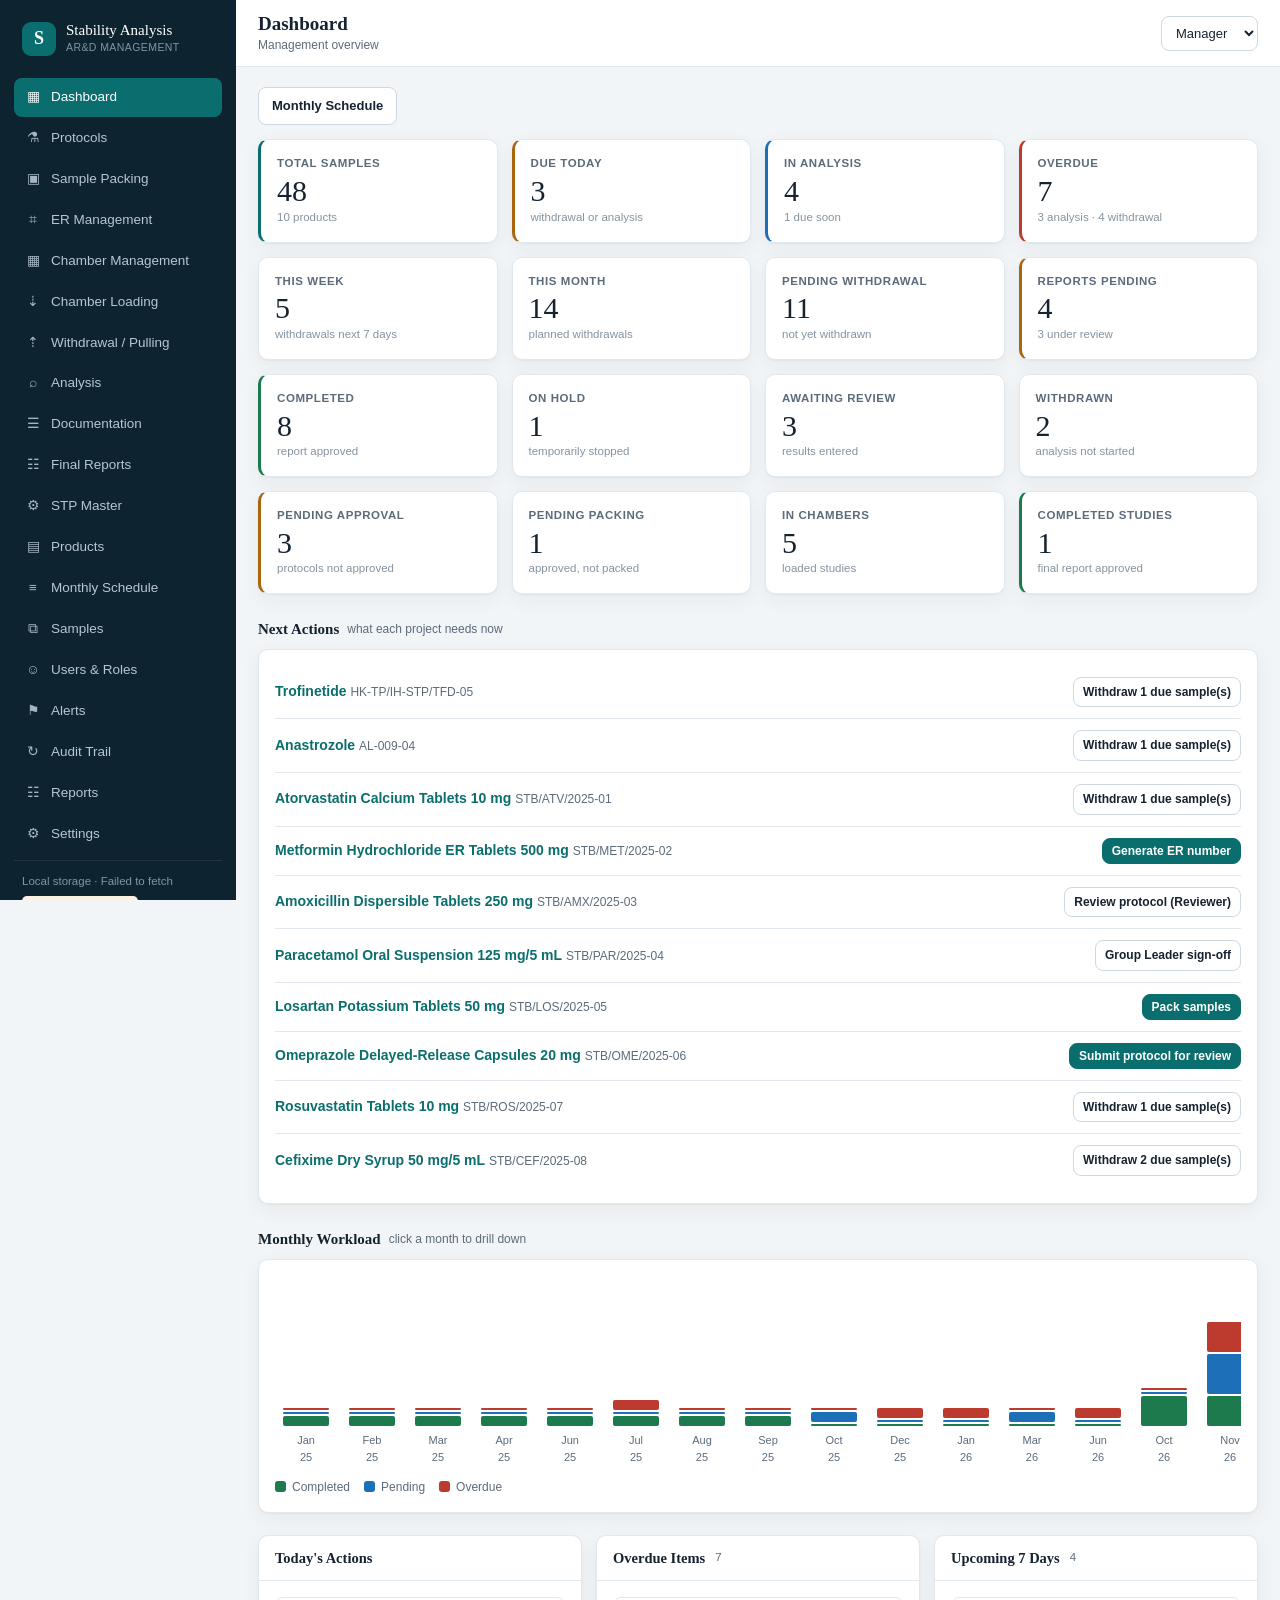
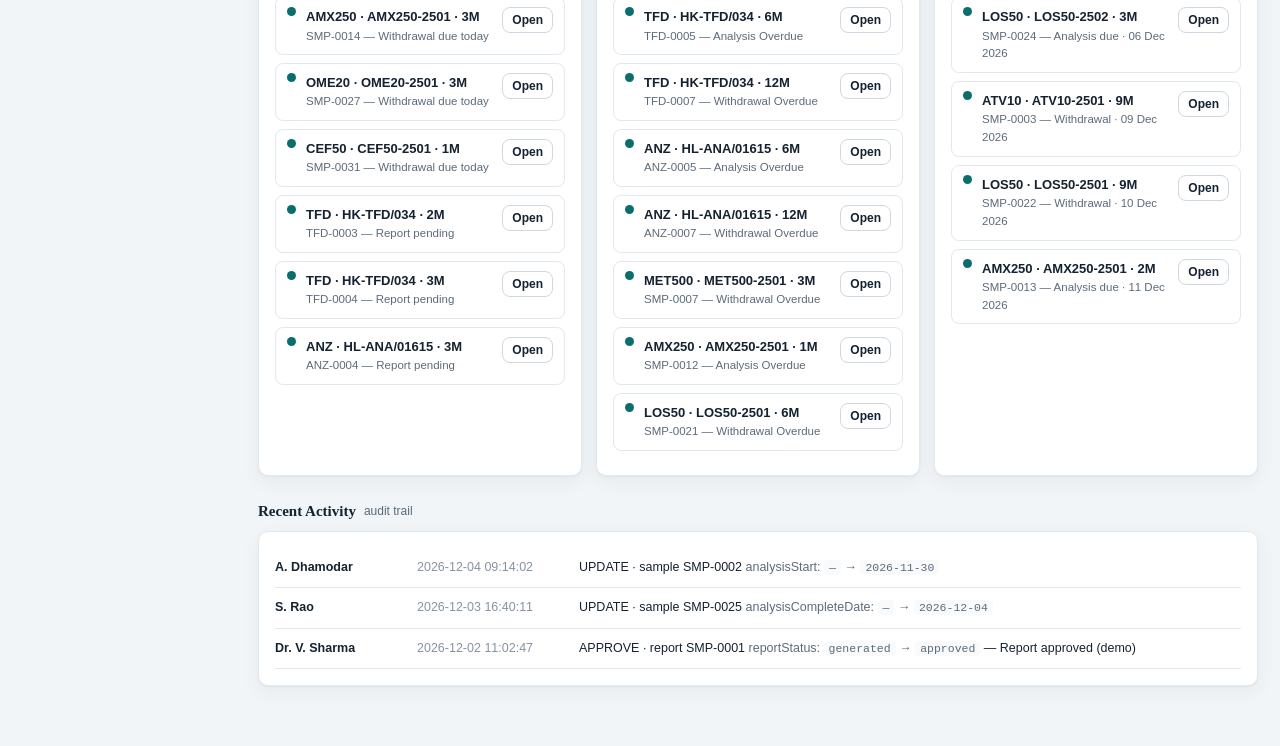
<file: index.html>
﻿<!doctype html>
<html lang="en">
<head>
  <meta charset="utf-8" />
  <meta name="viewport" content="width=device-width, initial-scale=1" />
  <title>Stability Analysis Management Dashboard</title>
  <link rel="stylesheet" href="styles.css?v=21oct26ws35" />
</head>
<body>
  <div class="app">
    <aside class="sidebar">
      <div class="brand">
        <div class="mark">S</div>
        <div>
          <div class="t">Stability Analysis</div>
          <div class="s">AR&amp;D Management</div>
        </div>
      </div>
      <nav class="nav" id="nav"></nav>
      <div class="side-foot">
        <div id="backendNote">Local demo store</div>
        <span class="demo-flag">DEMO DATA - ws35</span>
      </div>
    </aside>

    <div class="main">
      <header class="topbar">
        <div>
          <h1 id="pageTitle">Dashboard</h1>
          <div class="sub" id="pageSub">Stability Analysis Management</div>
        </div>
        <div class="spacer"></div>
        <div class="searchbox" id="globalSearchWrap">
          <input class="input" id="globalSearch" type="search" placeholder="Search product, code, batch, protocol, sample ID..." autocomplete="off" />
        </div>
        <select class="select" id="roleSelect" style="width:auto" title="Signed-in role">
          <option>Manager</option>
          <option>Analyst</option>
          <option>Reviewer</option>
          <option>Admin</option>
        </select>
        <button class="btn small" id="signOutBtn" style="display:none;margin-left:8px">Sign out</button>
      </header>
      <main class="content" id="view"></main>
    </div>
  </div>

  <div id="overlayRoot"></div>

  <div id="docOverlay" class="doc-overlay" style="display:none">
    <div class="doc-overlay-bar">
      <button class="btn" data-act="doc-back">&larr; Back to worksheet</button>
      <div class="doc-overlay-title" id="docOverlayTitle"></div>
      <button class="btn small" data-act="doc-back">Close</button>
    </div>
    <div class="doc-overlay-body" id="docOverlayBody"></div>
  </div>

  <script src="sd-config.js?v=21oct26ws35"></script>
  <script src="js/core.js?v=21oct26ws35"></script>
  <script src="js/data.js?v=21oct26ws35"></script>
  <script src="js/xlsx.js?v=21oct26ws35"></script>
  <script src="js/db.js?v=21oct26ws35"></script>
  <script src="js/auth.js?v=21oct26ws35"></script>
  <script src="js/app.js?v=21oct26ws35"></script>
</body>
</html>
</file>
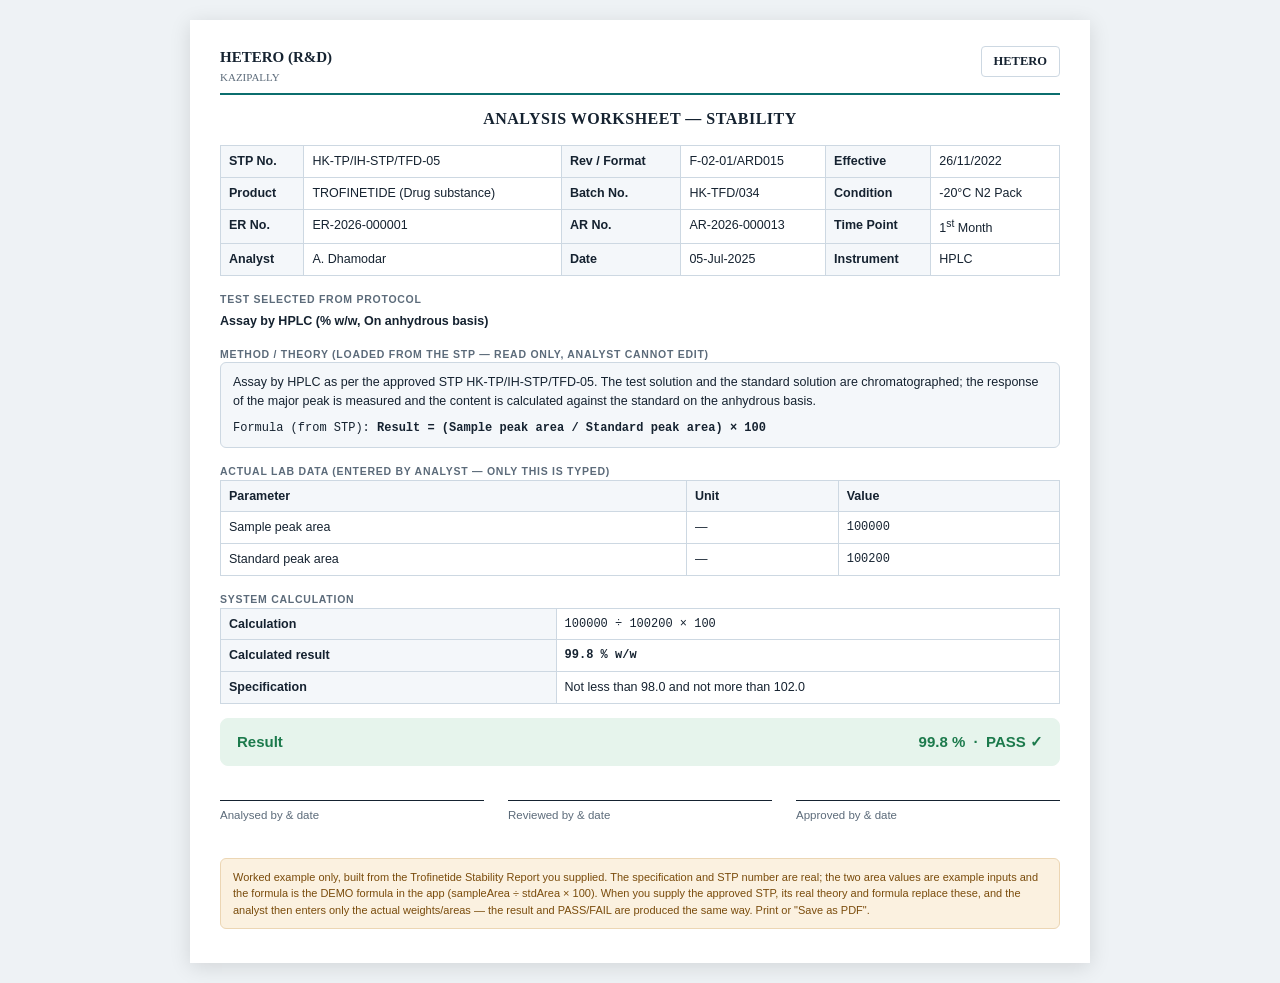
<file: reports/EXAMPLE-analysis-worksheet-trofinetide-assay.html>
<!doctype html>
<html lang="en">
<head>
<meta charset="utf-8" />
<meta name="viewport" content="width=device-width, initial-scale=1" />
<title>Analysis Worksheet (example) — Trofinetide Assay</title>
<style>
  :root { --ink:#152230; --muted:#5c6b7a; --line:#cdd8e2; --soft:#f4f7fa; --accent:#0b6e6e; --success:#1c7a4c; --success-soft:#e6f4ec; }
  * { box-sizing: border-box; }
  body { margin:0; background:#eef2f5; color:var(--ink); font-family:"Segoe UI",Arial,sans-serif; font-size:12.5px; line-height:1.5; }
  .sheet { width: 900px; max-width: 100%; margin: 20px auto; background:#fff; padding: 26px 30px 34px; box-shadow: 0 4px 20px rgba(0,0,0,.12); }
  .top { display:flex; justify-content:space-between; align-items:flex-start; border-bottom:2px solid var(--accent); padding-bottom:8px; }
  .top .org { font-family:Georgia,serif; font-size:15px; font-weight:700; }
  .top .org small { display:block; font-weight:400; font-size:11px; color:var(--muted); font-family:inherit; }
  .logo { border:1px solid var(--line); border-radius:4px; padding:5px 12px; font-family:Georgia,serif; font-weight:700; }
  h1 { text-align:center; font-family:Georgia,serif; font-size:16px; letter-spacing:.5px; margin:12px 0 14px; }
  table { width:100%; border-collapse:collapse; }
  th,td { border:1px solid var(--line); padding:6px 8px; vertical-align:top; text-align:left; }
  th { background:var(--soft); font-weight:600; }
  .eyebrow { font-size:10.5px; letter-spacing:.07em; text-transform:uppercase; color:var(--muted); font-weight:700; }
  .block { margin-top:16px; }
  .theory { background:var(--soft); border:1px solid var(--line); border-radius:6px; padding:10px 12px; }
  .calc { font-family:ui-monospace,Consolas,monospace; font-size:12px; }
  .result { margin-top:14px; border:1px solid var(--success-soft); background:var(--success-soft); color:var(--success); border-radius:8px; padding:12px 16px; font-weight:700; font-size:15px; display:flex; justify-content:space-between; align-items:center; }
  .sign { display:grid; grid-template-columns:1fr 1fr 1fr; gap:24px; margin-top:34px; }
  .sign div { border-top:1px solid var(--ink); padding-top:6px; font-size:11.5px; color:var(--muted); }
  .note { margin-top:16px; background:#fbf1e0; border:1px solid #ecd6b4; color:#7a4c0c; padding:10px 12px; border-radius:6px; font-size:11px; }
  @media print { body{background:#fff} .sheet{box-shadow:none;margin:0;width:auto;padding:0} .note{display:none} @page{size:A4;margin:14mm} }
</style>
</head>
<body>
<div class="sheet">
  <div class="top">
    <div class="org">HETERO (R&amp;D)<br><small>KAZIPALLY</small></div>
    <div class="logo">HETERO</div>
  </div>
  <h1>ANALYSIS WORKSHEET — STABILITY</h1>

  <table>
    <tbody>
      <tr><th>STP No.</th><td>HK-TP/IH-STP/TFD-05</td><th>Rev / Format</th><td>F-02-01/ARD015</td><th>Effective</th><td>26/11/2022</td></tr>
      <tr><th>Product</th><td>TROFINETIDE (Drug substance)</td><th>Batch No.</th><td>HK-TFD/034</td><th>Condition</th><td>-20&deg;C N2 Pack</td></tr>
      <tr><th>ER No.</th><td>ER-2026-000001</td><th>AR No.</th><td>AR-2026-000013</td><th>Time Point</th><td>1<sup>st</sup> Month</td></tr>
      <tr><th>Analyst</th><td>A. Dhamodar</td><th>Date</th><td>05-Jul-2025</td><th>Instrument</th><td>HPLC</td></tr>
    </tbody>
  </table>

  <div class="block">
    <div class="eyebrow">Test selected from protocol</div>
    <div style="font-weight:700;margin-top:4px">Assay by HPLC (% w/w, On anhydrous basis)</div>
  </div>

  <div class="block">
    <div class="eyebrow">Method / theory (loaded from the STP — read only, analyst cannot edit)</div>
    <div class="theory">
      Assay by HPLC as per the approved STP HK-TP/IH-STP/TFD-05. The test solution and the standard
      solution are chromatographed; the response of the major peak is measured and the content is
      calculated against the standard on the anhydrous basis.
      <div class="calc" style="margin-top:8px">Formula (from STP): <strong>Result = (Sample peak area / Standard peak area) &times; 100</strong></div>
    </div>
  </div>

  <div class="block">
    <div class="eyebrow">Actual lab data (entered by analyst — only this is typed)</div>
    <table>
      <thead><tr><th>Parameter</th><th>Unit</th><th>Value</th></tr></thead>
      <tbody>
        <tr><td>Sample peak area</td><td>—</td><td class="calc">100000</td></tr>
        <tr><td>Standard peak area</td><td>—</td><td class="calc">100200</td></tr>
      </tbody>
    </table>
  </div>

  <div class="block">
    <div class="eyebrow">System calculation</div>
    <table>
      <tbody>
        <tr><th style="width:40%">Calculation</th><td class="calc">100000 &divide; 100200 &times; 100</td></tr>
        <tr><th>Calculated result</th><td class="calc"><strong>99.8 % w/w</strong></td></tr>
        <tr><th>Specification</th><td>Not less than 98.0 and not more than 102.0</td></tr>
      </tbody>
    </table>
  </div>

  <div class="result"><span>Result</span><span>99.8 % &nbsp;·&nbsp; PASS ✓</span></div>

  <div class="sign">
    <div>Analysed by &amp; date<br>&nbsp;</div>
    <div>Reviewed by &amp; date<br>&nbsp;</div>
    <div>Approved by &amp; date<br>&nbsp;</div>
  </div>

  <div class="note">
    Worked example only, built from the Trofinetide Stability Report you supplied. The specification and
    STP number are real; the two area values are example inputs and the formula is the DEMO formula in
    the app (sampleArea &#247; stdArea &times; 100). When you supply the approved STP, its real theory and
    formula replace these, and the analyst then enters only the actual weights/areas — the result and
    PASS/FAIL are produced the same way. Print or "Save as PDF".
  </div>
</div>
</body>
</html>
</file>
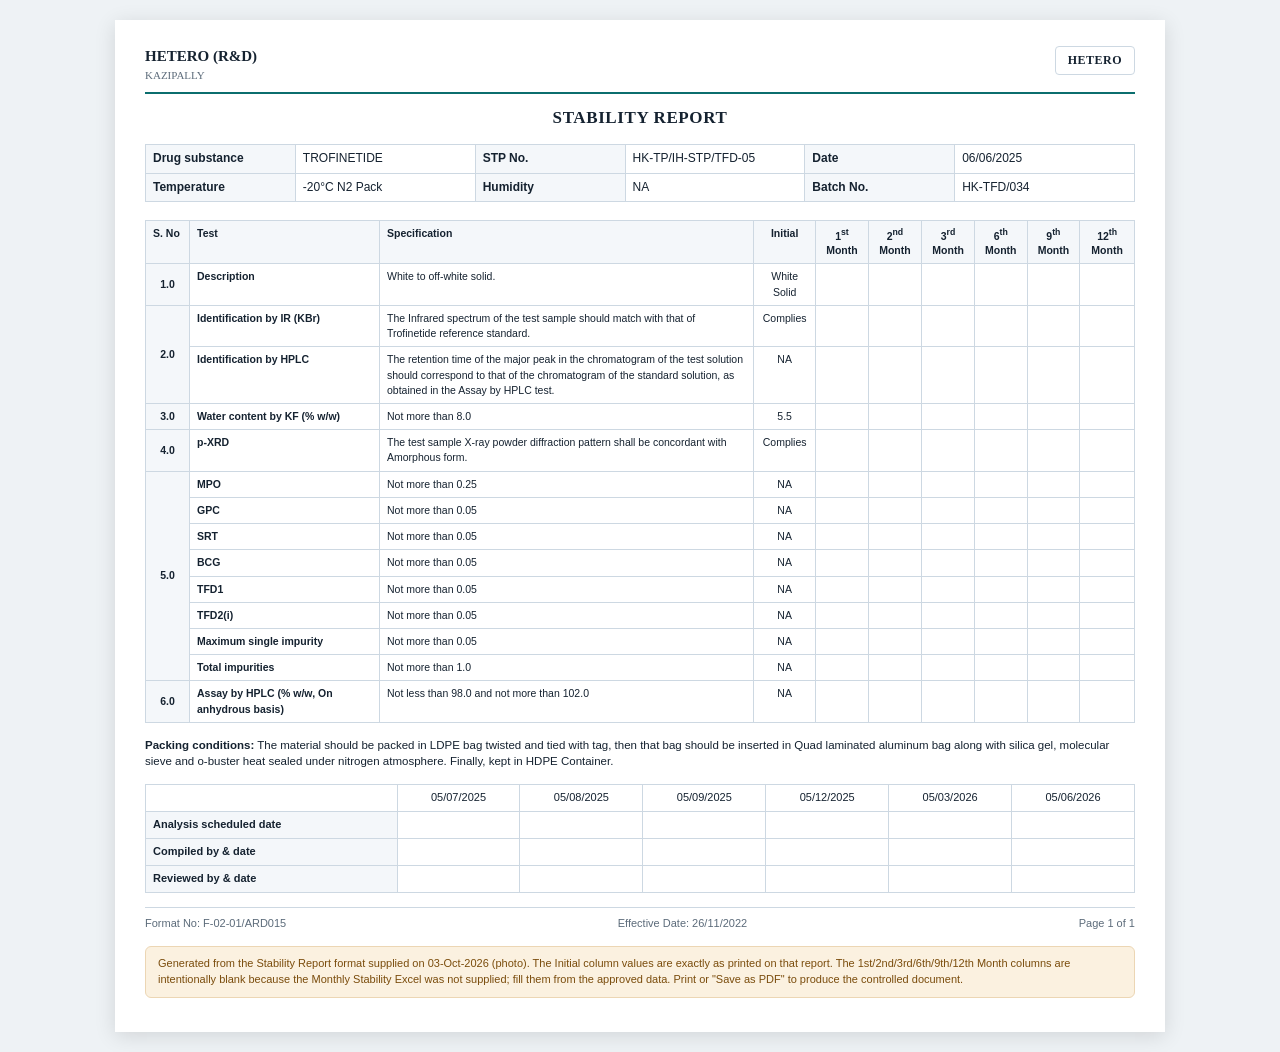
<file: reports/TROFINETIDE-stability-report.html>
<!doctype html>
<html lang="en">
<head>
<meta charset="utf-8" />
<meta name="viewport" content="width=device-width, initial-scale=1" />
<title>Stability Report — Trofinetide (HK-TFD/034)</title>
<style>
  :root { --ink:#152230; --muted:#5c6b7a; --line:#cdd8e2; --soft:#f4f7fa; --accent:#0b6e6e; }
  * { box-sizing: border-box; }
  body { margin: 0; background:#eef2f5; color: var(--ink); font-family: "Segoe UI", Arial, sans-serif; font-size: 12px; line-height: 1.45; }
  .sheet { width: 1050px; max-width: 100%; margin: 20px auto; background:#fff; padding: 26px 30px 34px; box-shadow: 0 4px 20px rgba(0,0,0,.12); }
  .top { display:flex; justify-content:space-between; align-items:flex-start; border-bottom:2px solid var(--accent); padding-bottom:8px; }
  .top .org { font-family: Georgia, serif; font-size: 15px; font-weight: 700; }
  .top .org small { display:block; font-weight:400; font-size:11px; color:var(--muted); font-family: inherit; }
  .logo { border:1px solid var(--line); border-radius:4px; padding:5px 12px; font-family: Georgia, serif; font-weight:700; letter-spacing:.5px; }
  h1 { text-align:center; font-family: Georgia, serif; font-size: 17px; letter-spacing:.6px; margin: 12px 0 14px; }
  table { width:100%; border-collapse: collapse; }
  th, td { border:1px solid var(--line); padding: 5px 7px; vertical-align: top; }
  th { background: var(--soft); text-align:left; font-weight:600; }
  .fields th { width: 15%; }
  .fields td { width: 18%; }
  .num { text-align:center; }
  .sno { text-align:center; vertical-align: middle; background: var(--soft); font-weight:700; width: 44px; }
  .test { font-weight:600; }
  .pack { margin: 14px 0; font-size: 11.5px; }
  .sched td, .sched th { text-align:center; font-size: 11px; }
  .sched th { text-align:left; background:var(--soft); white-space:nowrap; }
  .foot { display:flex; justify-content:space-between; margin-top: 14px; padding-top: 8px; border-top:1px solid var(--line); color: var(--muted); font-size: 11px; }
  .note { margin-top: 14px; background:#fbf1e0; border:1px solid #ecd6b4; color:#7a4c0c; padding:9px 12px; border-radius:6px; font-size:11px; }
  .cols { font-size: 10.5px; }
  @media print {
    body { background:#fff; }
    .sheet { box-shadow:none; width:auto; margin:0; padding:0; }
    .note { display:none; }
    @page { size: A4 landscape; margin: 12mm; }
  }
</style>
</head>
<body>
<div class="sheet">
  <div class="top">
    <div class="org">HETERO (R&amp;D)<br><small>KAZIPALLY</small></div>
    <div class="logo">HETERO</div>
  </div>
  <h1>STABILITY REPORT</h1>

  <table class="fields">
    <tbody>
      <tr><th>Drug substance</th><td>TROFINETIDE</td><th>STP No.</th><td>HK-TP/IH-STP/TFD-05</td><th>Date</th><td>06/06/2025</td></tr>
      <tr><th>Temperature</th><td>-20&deg;C N2 Pack</td><th>Humidity</th><td>NA</td><th>Batch No.</th><td>HK-TFD/034</td></tr>
    </tbody>
  </table>

  <br>
  <table class="cols">
    <thead>
      <tr>
        <th style="width:44px">S. No</th>
        <th style="width:190px">Test</th>
        <th>Specification</th>
        <th class="num">Initial</th>
        <th class="num">1<sup>st</sup> Month</th>
        <th class="num">2<sup>nd</sup> Month</th>
        <th class="num">3<sup>rd</sup> Month</th>
        <th class="num">6<sup>th</sup> Month</th>
        <th class="num">9<sup>th</sup> Month</th>
        <th class="num">12<sup>th</sup> Month</th>
      </tr>
    </thead>
    <tbody>
      <tr><td class="sno">1.0</td><td class="test">Description</td><td>White to off-white solid.</td><td class="num">White Solid</td><td></td><td></td><td></td><td></td><td></td><td></td></tr>
      <tr><td class="sno" rowspan="2">2.0</td><td class="test">Identification by IR (KBr)</td><td>The Infrared spectrum of the test sample should match with that of Trofinetide reference standard.</td><td class="num">Complies</td><td></td><td></td><td></td><td></td><td></td><td></td></tr>
      <tr><td class="test">Identification by HPLC</td><td>The retention time of the major peak in the chromatogram of the test solution should correspond to that of the chromatogram of the standard solution, as obtained in the Assay by HPLC test.</td><td class="num">NA</td><td></td><td></td><td></td><td></td><td></td><td></td></tr>
      <tr><td class="sno">3.0</td><td class="test">Water content by KF (% w/w)</td><td>Not more than 8.0</td><td class="num">5.5</td><td></td><td></td><td></td><td></td><td></td><td></td></tr>
      <tr><td class="sno">4.0</td><td class="test">p-XRD</td><td>The test sample X-ray powder diffraction pattern shall be concordant with Amorphous form.</td><td class="num">Complies</td><td></td><td></td><td></td><td></td><td></td><td></td></tr>
      <tr><td class="sno" rowspan="8">5.0</td><td class="test">MPO</td><td>Not more than 0.25</td><td class="num">NA</td><td></td><td></td><td></td><td></td><td></td><td></td></tr>
      <tr><td class="test">GPC</td><td>Not more than 0.05</td><td class="num">NA</td><td></td><td></td><td></td><td></td><td></td><td></td></tr>
      <tr><td class="test">SRT</td><td>Not more than 0.05</td><td class="num">NA</td><td></td><td></td><td></td><td></td><td></td><td></td></tr>
      <tr><td class="test">BCG</td><td>Not more than 0.05</td><td class="num">NA</td><td></td><td></td><td></td><td></td><td></td><td></td></tr>
      <tr><td class="test">TFD1</td><td>Not more than 0.05</td><td class="num">NA</td><td></td><td></td><td></td><td></td><td></td><td></td></tr>
      <tr><td class="test">TFD2(i)</td><td>Not more than 0.05</td><td class="num">NA</td><td></td><td></td><td></td><td></td><td></td><td></td></tr>
      <tr><td class="test">Maximum single impurity</td><td>Not more than 0.05</td><td class="num">NA</td><td></td><td></td><td></td><td></td><td></td><td></td></tr>
      <tr><td class="test">Total impurities</td><td>Not more than 1.0</td><td class="num">NA</td><td></td><td></td><td></td><td></td><td></td><td></td></tr>
      <tr><td class="sno">6.0</td><td class="test">Assay by HPLC (% w/w, On anhydrous basis)</td><td>Not less than 98.0 and not more than 102.0</td><td class="num">NA</td><td></td><td></td><td></td><td></td><td></td><td></td></tr>
    </tbody>
  </table>

  <p class="pack"><strong>Packing conditions:</strong> The material should be packed in LDPE bag twisted and tied with tag, then that bag should be inserted in Quad laminated aluminum bag along with silica gel, molecular sieve and o-buster heat sealed under nitrogen atmosphere. Finally, kept in HDPE Container.</p>

  <table class="sched">
    <thead>
      <tr><td></td><td>05/07/2025</td><td>05/08/2025</td><td>05/09/2025</td><td>05/12/2025</td><td>05/03/2026</td><td>05/06/2026</td></tr>
    </thead>
    <tbody>
      <tr><th>Analysis scheduled date</th><td></td><td></td><td></td><td></td><td></td><td></td></tr>
      <tr><th>Compiled by &amp; date</th><td></td><td></td><td></td><td></td><td></td><td></td></tr>
      <tr><th>Reviewed by &amp; date</th><td></td><td></td><td></td><td></td><td></td><td></td></tr>
    </tbody>
  </table>

  <div class="foot">
    <span>Format No: F-02-01/ARD015</span>
    <span>Effective Date: 26/11/2022</span>
    <span>Page 1 of 1</span>
  </div>

  <div class="note">
    Generated from the Stability Report format supplied on 03-Oct-2026 (photo). The Initial column values
    are exactly as printed on that report. The 1st/2nd/3rd/6th/9th/12th Month columns are intentionally
    blank because the Monthly Stability Excel was not supplied; fill them from the approved data.
    Print or "Save as PDF" to produce the controlled document.
  </div>
</div>
</body>
</html>
</file>
<file: styles.css>
/* Stability Analysis Management Dashboard
 * Single design direction (no brand kit supplied): light neutral ground,
 * dark ink, one teal accent used sparingly, serif headings over sans body. */
:root {
  --bg: #f2f5f8;
  --surface: #ffffff;
  --surface-2: #f8fafc;
  --ink: #152230;
  --muted: #5c6b7a;
  --faint: #8593a1;
  --line: #e1e8ef;
  --line-strong: #cdd8e2;
  --accent: #0b6e6e;
  --accent-ink: #084f4f;
  --accent-soft: #e5f2f1;
  --info: #1d6fb8; --info-soft: #e7f1fa;
  --warn: #a9660f; --warn-soft: #fbf1e0;
  --danger: #bd3b2e; --danger-soft: #fbeae7;
  --success: #1c7a4c; --success-soft: #e6f4ec;
  --purple: #6347a8; --purple-soft: #efeaf9;
  --muted-tone: #5c6b7a; --muted-soft: #eef1f4;
  --radius: 10px;
  --shadow: 0 1px 2px rgba(21, 34, 48, .05), 0 6px 20px rgba(21, 34, 48, .05);
  --serif: Georgia, "Times New Roman", serif;
  --sans: -apple-system, BlinkMacSystemFont, "Segoe UI", Roboto, Helvetica, Arial, sans-serif;
}
* { box-sizing: border-box; }
html, body { margin: 0; padding: 0; }
body {
  background: var(--bg); color: var(--ink);
  font-family: var(--sans); font-size: 14px; line-height: 1.55;
  -webkit-font-smoothing: antialiased;
}
h1, h2, h3, h4 { font-family: var(--serif); font-weight: 700; margin: 0; line-height: 1.25; }
a { color: var(--accent); text-decoration: none; }
a:hover { text-decoration: underline; }
button { font-family: inherit; }

/* ---------- Layout ---------- */
.app { display: grid; grid-template-columns: 236px 1fr; min-height: 100vh; }
.sidebar {
  background: #0e2330; color: #cdd8e2; padding: 18px 14px; position: sticky; top: 0; height: 100vh;
  display: flex; flex-direction: column; gap: 6px; overflow-y: auto;
}
.brand { display: flex; align-items: center; gap: 10px; padding: 4px 8px 16px; }
.brand .mark {
  width: 34px; height: 34px; border-radius: 9px; background: var(--accent);
  display: grid; place-items: center; color: #fff; font-weight: 800; font-family: var(--serif); font-size: 18px; flex: none;
}
.brand .t { font-family: var(--serif); color: #fff; font-size: 15px; line-height: 1.15; }
.brand .s { font-size: 10.5px; color: #7f95a5; letter-spacing: .04em; text-transform: uppercase; }
.nav { display: flex; flex-direction: column; gap: 2px; }
.nav a {
  color: #b6c6d2; padding: 9px 11px; border-radius: 8px; font-size: 13.5px; display: flex; align-items: center; gap: 10px;
}
.nav a:hover { background: rgba(255,255,255,.06); text-decoration: none; color: #fff; }
.nav a.active { background: var(--accent); color: #fff; }
.nav .ico { width: 16px; text-align: center; opacity: .9; }
.side-foot { margin-top: auto; padding: 12px 8px 4px; font-size: 11.5px; color: #7f95a5; border-top: 1px solid rgba(255,255,255,.08); }
.demo-flag { display: inline-block; margin-top: 6px; background: var(--warn-soft); color: var(--warn); border-radius: 5px; padding: 2px 7px; font-size: 10.5px; font-weight: 700; letter-spacing: .03em; }

.main { min-width: 0; display: flex; flex-direction: column; }
.topbar {
  background: var(--surface); border-bottom: 1px solid var(--line); padding: 12px 22px;
  display: flex; align-items: center; gap: 14px; position: sticky; top: 0; z-index: 20; flex-wrap: wrap;
}
.topbar h1 { font-size: 19px; }
.topbar .sub { color: var(--muted); font-size: 12px; }
.topbar .spacer { flex: 1; }
.searchbox { position: relative; }
.searchbox input { width: 260px; max-width: 42vw; }
.content { padding: 20px 22px 60px; max-width: 1440px; width: 100%; margin: 0 auto; }
.section-title { font-size: 15px; margin: 26px 0 10px; display: flex; align-items: center; gap: 8px; }
.section-title .hint { font-family: var(--sans); font-weight: 400; font-size: 12px; color: var(--muted); }

/* ---------- Controls ---------- */
.input, .select, textarea {
  font-family: inherit; font-size: 13px; color: var(--ink); background: var(--surface);
  border: 1px solid var(--line-strong); border-radius: 8px; padding: 8px 10px; width: 100%;
}
.input:focus, .select:focus, textarea:focus { outline: 2px solid var(--accent-soft); border-color: var(--accent); }
label.fld { display: block; font-size: 12px; color: var(--muted); margin-bottom: 4px; font-weight: 600; }
.btn {
  font-size: 13px; font-weight: 600; border: 1px solid var(--line-strong); background: var(--surface); color: var(--ink);
  padding: 8px 13px; border-radius: 8px; cursor: pointer; white-space: nowrap;
}
.btn:hover { background: var(--surface-2); }
.btn.primary { background: var(--accent); border-color: var(--accent); color: #fff; }
.btn.primary:hover { background: var(--accent-ink); }
.btn.ghost { border-color: transparent; background: transparent; color: var(--accent); }
.btn.small { padding: 5px 9px; font-size: 12px; }
.btn.danger { color: var(--danger); border-color: var(--danger-soft); }
.btn:disabled { opacity: .5; cursor: not-allowed; }
.toolbar { display: flex; gap: 10px; flex-wrap: wrap; align-items: flex-end; margin-bottom: 14px; }
.toolbar .grow { flex: 1; }
.linkish { background: none; border: none; color: var(--accent); cursor: pointer; padding: 0; font-size: 13px; }
.linkish:hover { text-decoration: underline; }

/* ---------- Cards / KPIs ---------- */
.card { background: var(--surface); border: 1px solid var(--line); border-radius: var(--radius); box-shadow: var(--shadow); }
.card .card-h { padding: 13px 16px; border-bottom: 1px solid var(--line); display: flex; align-items: center; gap: 10px; }
.card .card-h h3 { font-size: 14.5px; }
.card .card-h .hint { font-family: var(--sans); font-weight: 400; font-size: 11.5px; color: var(--muted); }
.card .card-b { padding: 16px; }
.kpis { display: grid; grid-template-columns: repeat(4, 1fr); gap: 14px; }
.kpi { padding: 15px 16px; display: flex; flex-direction: column; gap: 2px; position: relative; overflow: hidden; }
.kpi .lbl { font-size: 11.5px; text-transform: uppercase; letter-spacing: .05em; color: var(--muted); font-weight: 700; }
.kpi .val { font-family: var(--serif); font-size: 30px; line-height: 1.05; }
.kpi .note { font-size: 11.5px; color: var(--faint); }
.kpi.accent { border-left: 3px solid var(--accent); }
.kpi.warn { border-left: 3px solid var(--warn); }
.kpi.danger { border-left: 3px solid var(--danger); }
.kpi.info { border-left: 3px solid var(--info); }
.kpi.success { border-left: 3px solid var(--success); }

/* ---------- Badges ---------- */
.badge { display: inline-flex; align-items: center; gap: 5px; font-size: 11.5px; font-weight: 700; padding: 3px 9px; border-radius: 999px; white-space: nowrap; }
.badge .dot { width: 7px; height: 7px; border-radius: 50%; background: currentColor; }
.tone-muted { background: var(--muted-soft); color: var(--muted-tone); }
.tone-info { background: var(--info-soft); color: var(--info); }
.tone-warn { background: var(--warn-soft); color: var(--warn); }
.tone-danger { background: var(--danger-soft); color: var(--danger); }
.tone-success { background: var(--success-soft); color: var(--success); }
.tone-purple { background: var(--purple-soft); color: var(--purple); }
.pill { font-size: 11px; color: var(--muted); background: var(--surface-2); border: 1px solid var(--line); border-radius: 5px; padding: 1px 7px; }

/* ---------- Tables ---------- */
.table-wrap { overflow-x: auto; }
table.data { width: 100%; border-collapse: collapse; font-size: 13px; }
table.data th {
  text-align: left; font-size: 11px; text-transform: uppercase; letter-spacing: .04em; color: var(--muted);
  padding: 9px 12px; border-bottom: 1px solid var(--line-strong); background: var(--surface-2); white-space: nowrap; position: sticky; top: 0;
}
table.data td { padding: 9px 12px; border-bottom: 1px solid var(--line); vertical-align: middle; white-space: nowrap; }
table.data tr:hover td { background: var(--surface-2); }
table.data td.wrap { white-space: normal; min-width: 180px; }
.num { font-variant-numeric: tabular-nums; }
.empty { padding: 40px 16px; text-align: center; color: var(--muted); }
.empty .big { font-family: var(--serif); font-size: 17px; color: var(--ink); margin-bottom: 4px; }

/* ---------- Workload chart ---------- */
.bars { display: flex; gap: 12px; align-items: flex-end; height: 190px; padding: 8px 4px 0; overflow-x: auto; }
.bars .bcol { flex: 1; min-width: 54px; display: flex; flex-direction: column; align-items: center; gap: 6px; }
.bars .stack { width: 100%; max-width: 46px; display: flex; flex-direction: column; justify-content: flex-end; height: 150px; gap: 2px; }
.bars .seg { border-radius: 2px; min-height: 2px; }
.bars .seg.done { background: var(--success); }
.bars .seg.pending { background: var(--info); }
.bars .seg.overdue { background: var(--danger); }
.bars .mlabel { font-size: 11px; color: var(--muted); text-align: center; }
.bars .mtotal { font-size: 11.5px; font-weight: 700; }
.legend { display: flex; gap: 14px; flex-wrap: wrap; font-size: 12px; color: var(--muted); margin-top: 12px; }
.legend .k { display: inline-flex; align-items: center; gap: 6px; }
.legend .sw { width: 11px; height: 11px; border-radius: 3px; display: inline-block; }

/* ---------- Lists ---------- */
.list { display: flex; flex-direction: column; }
.list .row { padding: 11px 0; border-bottom: 1px solid var(--line); display: flex; gap: 12px; align-items: center; }
.list .row:last-child { border-bottom: none; }
.list .row .grow { flex: 1; min-width: 0; }
.list .row .muted { color: var(--muted); font-size: 12px; }
.grid-3 { display: grid; grid-template-columns: repeat(3, 1fr); gap: 14px; }
.grid-2 { display: grid; grid-template-columns: repeat(2, 1fr); gap: 14px; }
.meta { display: grid; grid-template-columns: 160px 1fr; gap: 6px 14px; font-size: 13px; }
.meta dt { color: var(--muted); }
.meta dd { margin: 0; }

/* ---------- Modal / drawer ---------- */
.overlay { position: fixed; inset: 0; background: rgba(14, 35, 48, .5); display: flex; justify-content: flex-end; z-index: 60; }
.overlay.center { justify-content: center; align-items: center; padding: 24px; }
.drawer { background: var(--bg); width: min(880px, 100%); height: 100%; overflow-y: auto; box-shadow: -10px 0 40px rgba(0,0,0,.2); }
.modal { background: var(--bg); width: min(760px, 100%); max-height: 92vh; overflow-y: auto; border-radius: 12px; }
.modal-h, .drawer-h {
  position: sticky; top: 0; background: var(--surface); border-bottom: 1px solid var(--line);
  padding: 14px 20px; display: flex; align-items: center; gap: 12px; z-index: 2;
}
.modal-h h2, .drawer-h h2 { font-size: 17px; }
.modal-h .spacer, .drawer-h .spacer { flex: 1; }
.modal-b, .drawer-b { padding: 18px 20px 40px; }
.x { background: none; border: none; font-size: 20px; color: var(--muted); cursor: pointer; line-height: 1; }

/* ---------- Tabs ---------- */
.tabs { display: flex; gap: 4px; border-bottom: 1px solid var(--line); margin-bottom: 16px; overflow-x: auto; }
.tabs button { background: none; border: none; padding: 9px 13px; font-size: 13px; color: var(--muted); cursor: pointer; border-bottom: 2px solid transparent; white-space: nowrap; }
.tabs button.active { color: var(--accent); border-bottom-color: var(--accent); font-weight: 700; }

/* ---------- Alerts ---------- */
.alert-col h3 { font-size: 13.5px; margin-bottom: 8px; }
.alert-item { display: flex; gap: 10px; align-items: flex-start; padding: 9px 11px; border: 1px solid var(--line); border-radius: 8px; margin-bottom: 8px; background: var(--surface); }
.alert-item .grow { flex: 1; min-width: 0; }
.alert-item .t { font-weight: 600; font-size: 13px; }
.alert-item .m { font-size: 11.5px; color: var(--muted); }

/* ---------- Audit ---------- */
.audit .row { padding: 10px 0; border-bottom: 1px solid var(--line); font-size: 12.5px; display: flex; gap: 12px; }
.audit .who { width: 130px; color: var(--ink); font-weight: 600; flex: none; }
.audit .when { width: 150px; color: var(--faint); flex: none; font-variant-numeric: tabular-nums; }
.audit .what { flex: 1; }
.audit .delta { color: var(--muted); }
.audit code { background: var(--surface-2); padding: 1px 5px; border-radius: 4px; font-size: 11.5px; }

/* ---------- Misc ---------- */
.notice { background: var(--warn-soft); border: 1px solid #ecd6b4; color: #7a4c0c; border-radius: 9px; padding: 11px 14px; font-size: 12.5px; margin-bottom: 16px; }
.notice strong { color: #633d09; }
.eyebrow { font-size: 11px; letter-spacing: .08em; text-transform: uppercase; color: var(--muted); font-weight: 700; }
.timeline-dot { width: 9px; height: 9px; border-radius: 50%; background: var(--accent); flex: none; }
.report-preview { background: #fff; border: 1px solid var(--line); border-radius: 8px; padding: 28px 30px; font-size: 12.5px; }
.report-preview h2 { text-align: center; font-size: 18px; margin-bottom: 4px; }
.report-preview .rp-sub { text-align: center; color: var(--muted); margin-bottom: 18px; }
.report-preview table { width: 100%; border-collapse: collapse; margin: 10px 0 18px; }
.report-preview th, .report-preview td { border: 1px solid var(--line-strong); padding: 6px 8px; text-align: left; font-size: 12px; }
.report-preview th { background: var(--surface-2); }
.report-preview .rp-head { display: flex; justify-content: space-between; border-bottom: 2px solid var(--accent); padding-bottom: 8px; margin-bottom: 14px; }
.sign-grid { display: grid; grid-template-columns: 1fr 1fr 1fr; gap: 20px; margin-top: 26px; }
.sign-grid .s { border-top: 1px solid var(--ink); padding-top: 5px; font-size: 11.5px; color: var(--muted); }
.csv-area { width: 100%; min-height: 120px; font-family: ui-monospace, Consolas, monospace; font-size: 12px; }
.validation-list { margin: 10px 0; padding-left: 18px; color: var(--danger); font-size: 12.5px; }
.validation-list.ok { color: var(--success); }
.kbd { font-family: ui-monospace, Consolas, monospace; font-size: 11px; background: var(--surface-2); border: 1px solid var(--line); border-radius: 4px; padding: 1px 5px; }

/* ---------- Responsive ---------- */
@media (max-width: 1024px) {
  .kpis { grid-template-columns: repeat(3, 1fr); }
}
@media (max-width: 860px) {
  .app { grid-template-columns: 1fr; }
  .sidebar { position: static; height: auto; flex-direction: row; align-items: center; overflow-x: auto; padding: 10px; gap: 4px; }
  .brand { padding: 0 10px 0 4px; }
  .brand .t { display: none; }
  .nav { flex-direction: row; }
  .nav a span.label { display: none; }
  .side-foot { display: none; }
  .grid-3, .grid-2 { grid-template-columns: 1fr; }
  .kpis { grid-template-columns: repeat(2, 1fr); }
}
@media (max-width: 560px) {
  .content { padding: 14px 13px 50px; }
  .topbar { padding: 10px 13px; }
  .searchbox input { width: 100%; max-width: none; }
  .kpis { grid-template-columns: 1fr 1fr; gap: 10px; }
  .kpi .val { font-size: 24px; }
  .meta { grid-template-columns: 1fr; gap: 2px 0; }
  .meta dt { margin-top: 8px; }
  .audit .row { flex-wrap: wrap; gap: 4px 12px; }
  .audit .who, .audit .when { width: auto; }
  .sign-grid { grid-template-columns: 1fr; gap: 26px; }
  .modal-h h2, .drawer-h h2 { font-size: 15px; }
}

/* ---------- Stability report (Hetero format) ---------- */
.report-preview .rp-matrix th, .report-preview .rp-matrix td { font-size: 11px; padding: 5px 6px; vertical-align: top; }
.report-preview .rp-sno { font-weight: 700; text-align: center; vertical-align: middle; background: var(--surface-2); }
.report-preview .rp-test { font-weight: 600; }
.report-preview .rp-pack { font-size: 12px; line-height: 1.5; }
.report-preview .rp-sched th, .report-preview .rp-sched td { font-size: 11px; text-align: center; padding: 5px 6px; }
.report-preview .rp-sched th { text-align: left; white-space: nowrap; background: var(--surface-2); }
.report-preview .rp-foot { display: flex; justify-content: space-between; gap: 10px; flex-wrap: wrap; font-size: 11px; color: var(--muted); border-top: 1px solid var(--line-strong); margin-top: 18px; padding-top: 8px; }

@media print {
  .sidebar, .topbar, .toolbar, .notice, .tabs { display: none !important; }
  .app { display: block; }
  .content { padding: 0; max-width: none; }
  .report-preview { border: none; box-shadow: none; padding: 0; }
  body { background: #fff; }
}

/* ---------- Lifecycle ---------- */
.next-action { display: flex; align-items: center; gap: 14px; background: var(--accent-soft); border: 1px solid #cfe6e4; border-radius: 10px; padding: 8px 12px; }
.next-action .na-label { font-weight: 700; color: var(--accent-ink); }
.check { display: flex; gap: 10px; padding: 8px 0; border-bottom: 1px solid var(--line); align-items: flex-start; }
.check:last-child { border-bottom: none; }
.check .tick { width: 20px; height: 20px; border-radius: 50%; display: grid; place-items: center; font-weight: 800; flex: none; font-size: 12px; }
.check.done .tick { background: var(--success-soft); color: var(--success); }
.check.todo .tick { background: var(--muted-soft); color: var(--faint); }
.check .c-label { font-weight: 600; }
.progress { height: 8px; background: var(--line); border-radius: 999px; overflow: hidden; margin-bottom: 12px; }
.progress span { display: block; height: 100%; background: var(--accent); }

/* ---------- STP analysis worksheet ---------- */
.ws-tests { display: flex; flex-direction: column; gap: 2px; max-height: 220px; overflow: auto; border: 1px solid var(--line); border-radius: 8px; padding: 8px; }
.worksheet { background: #fff; border: 1px solid var(--line); border-radius: 8px; padding: 18px 20px; }
.ws-head { border-bottom: 2px solid var(--accent); padding-bottom: 8px; margin-bottom: 12px; }
.ws-test { border: 1px solid var(--line); border-radius: 8px; padding: 12px; margin-bottom: 12px; }
.ws-title { font-weight: 700; margin-bottom: 6px; }
.ws-theory { background: var(--surface-2); border: 1px solid var(--line); border-radius: 6px; padding: 8px 10px; font-size: 12px; margin-bottom: 10px; }
.ws-spec { font-size: 12px; color: var(--muted); margin: 8px 0 4px; }
.ws-verdict { font-weight: 700; padding: 6px 10px; border-radius: 6px; display: inline-block; margin-top: 6px; }
.ws-verdict.pass { background: var(--success-soft); color: var(--success); }
.ws-verdict.fail { background: var(--danger-soft); color: var(--danger); }
.ws-verdict.manual { background: var(--warn-soft); color: var(--warn); }

.notice.info { background: var(--info-soft); border-color: #cfe0f0; color: #14507f; }
.notice.info strong { color: #0f3f66; }

/* ---------- Company protocol layout (side-by-side) ---------- */
.proto-grid { display: grid; grid-template-columns: repeat(3, 1fr); gap: 10px; }
.proto-col { border: 1px solid var(--line); border-radius: 8px; padding: 10px 12px; background: var(--surface-2); }
.proto-col .eyebrow { margin-bottom: 4px; }
.proto-list { list-style: none; margin: 0; padding: 0; font-size: 12.5px; }
.proto-list li { padding: 2px 0; display: flex; gap: 8px; }
.proto-list .mark { width: 14px; display: inline-block; text-align: center; font-weight: 800; color: var(--success); }
@media (max-width: 760px) { .proto-grid { grid-template-columns: 1fr; } }

/* Schedule table: compact + wrapped headers */
table.sched th, table.sched td { padding: 5px 6px; font-size: 11.5px; white-space: normal; vertical-align: middle; }
table.sched th { line-height: 1.2; }
table.sched td.num, table.sched th.num { text-align: center; }

/* Schedule cell dropdown */
table.sched .sched-sel { padding: 2px 4px; font-size: 11px; width: 46px; min-width: 46px; }

/* ---------- Worksheet traceability + read-only review ---------- */
.ws-context { display: grid; grid-template-columns: repeat(4, minmax(0, 1fr)); gap: 1px; background: var(--line); border: 1px solid var(--line); border-radius: 8px; overflow: hidden; }
.ws-context-item { background: var(--surface); padding: 8px 10px; min-width: 0; }
.ws-context-item .eyebrow { display: block; margin-bottom: 2px; }
.ws-context-item strong { display: block; font-size: 12.5px; overflow-wrap: anywhere; }
.ws-docbar { display: flex; gap: 12px; align-items: center; flex-wrap: wrap; background: var(--accent-soft); border: 1px solid #cfe3e2; border-radius: 8px; padding: 10px 12px; }
.ws-docbar .grow { flex: 1; min-width: 220px; }
.ws-doc-actions { display: flex; gap: 6px; flex-wrap: wrap; }
.review-grid { display: grid; grid-template-columns: 1fr 1fr; gap: 14px; }
.review-pane { border: 1px solid var(--line); border-radius: 8px; overflow: hidden; background: var(--surface); }
.review-pane-h { display: flex; align-items: center; gap: 10px; padding: 8px 12px; border-bottom: 1px solid var(--line); background: var(--surface-2); }
.review-pane-h .btn { margin-left: auto; }
.review-pane-h .muted { font-size: 11.5px; }
.review-frame { display: block; width: 100%; height: calc(100vh - 260px); min-height: 560px; border: 0; background: #fff; }

/* Embedded document view: hide the app chrome, keep the document itself */
body.embed .app { grid-template-columns: 1fr; }
body.embed .sidebar, body.embed .topbar, body.embed .toolbar { display: none !important; }
body.embed .content { padding: 10px; max-width: none; }
body.embed .notice { display: none; }
body.embed .report-preview { border: none; box-shadow: none; padding: 8px 10px; }

@media (max-width: 900px) {
  .ws-context { grid-template-columns: repeat(2, minmax(0, 1fr)); }
  .review-grid { grid-template-columns: 1fr; }
  .review-frame { height: 70vh; min-height: 420px; }
}
@media (max-width: 560px) {
  .ws-context { grid-template-columns: 1fr; }
}

/* ---------- in-app document viewer (keeps the worksheet underneath) ---------- */
.doc-overlay { position: fixed; inset: 0; z-index: 200; background: rgba(14,35,48,.72); display: flex; flex-direction: column; padding: 18px; }
.doc-overlay-bar { display: flex; align-items: center; gap: 10px; background: var(--surface); border: 1px solid var(--line); border-radius: 10px 10px 0 0; padding: 10px 12px; }
.doc-overlay-title { flex: 1; min-width: 0; font-weight: 600; font-size: 13px; overflow: hidden; text-overflow: ellipsis; white-space: nowrap; }
.doc-overlay-body { flex: 1; min-height: 0; display: flex; gap: 1px; background: var(--line); border: 1px solid var(--line); border-top: 0; border-radius: 0 0 10px 10px; overflow: hidden; }
.doc-overlay-body iframe { width: 100%; height: 100%; border: 0; background: #fff; display: block; }
.doc-overlay-body .doc-pane { flex: 1; min-width: 0; display: flex; flex-direction: column; background: #fff; }
.doc-overlay-body .doc-pane-h { display: flex; align-items: center; gap: 8px; padding: 6px 10px; font-size: 12px; font-weight: 600; background: var(--surface-2); border-bottom: 1px solid var(--line); }
.doc-overlay-body .doc-pane-h .grow { flex: 1; }
@media (max-width: 760px) { .doc-overlay { padding: 8px; } .doc-overlay-body { flex-direction: column; } }
</file>
